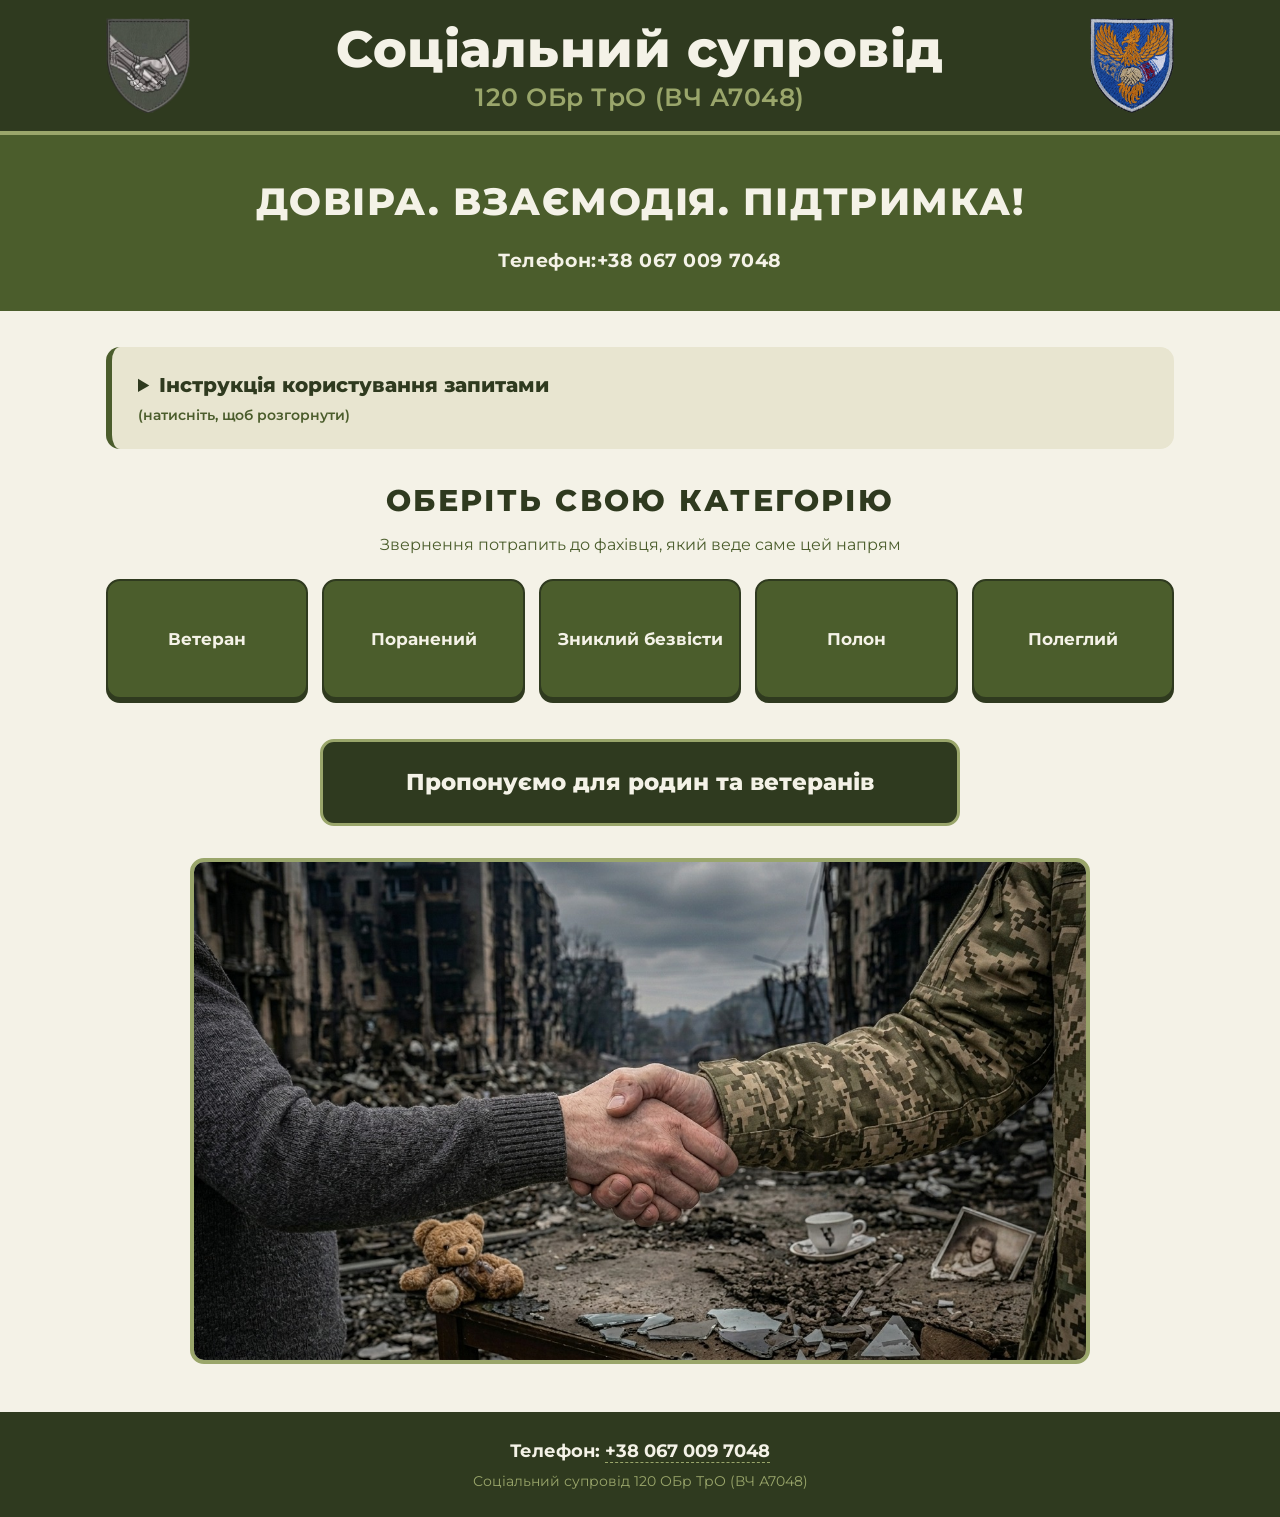
<file: index.html>
<!DOCTYPE html>
<html lang="uk">
<head>
  <meta charset="UTF-8">
  <meta name="viewport" content="width=device-width, initial-scale=1.0">
  <title>Соціальний супровід 120 ОБр ТрО (ВЧ А7048)</title>
  <link rel="preconnect" href="https://fonts.googleapis.com">
  <link rel="preconnect" href="https://fonts.gstatic.com" crossorigin>
  <link href="https://fonts.googleapis.com/css2?family=Montserrat:wght@400;600;700;800&display=swap" rel="stylesheet">
  <link rel="stylesheet" href="style.css">
  <link rel="icon" href="logo_1.png">
</head>
<body>


  <header class="site-header">
    <div class="container">
      <img class="site-logo site-logo-left" src="logo_3.png" alt="Шеврон ЦВС">
      <h1 class="site-title">
        <a href="index.html">
          Соціальний супровід
          <small>120 ОБр ТрО (ВЧ А7048)</small>
        </a>
      </h1>
      <img class="site-logo" src="logo_1.png" alt="Шеврон 120 ОБр ТрО">
    </div>
  </header>

  
   <section class="slogan">
    <p>Довіра. Взаємодія. Підтримка!</p>
    <div style="margin-top:12px; font-size:1.2rem; font-weight:700; color:#f4f2e7; letter-spacing:0.03em;">Телефон:+38 067 009 7048</div>
  </section>

  <main class="container">

<section class="instruction">
      <details>
               <summary style="cursor:pointer; font-size:1.25rem; font-weight:800; color:#2f3a1f;">
          Інструкція користування запитами
          <span style="display:block; margin-top:4px; font-size:0.85rem; font-weight:600; color:#4b5d2c;">(натисніть, щоб розгорнути)</span>
        </summary>

      <p>
        Кожна кнопка нижче відкриває окрему Google-форму. Заповнене звернення автоматично
        надходить до фахівця соціального супроводу, який веде саме цей напрям. Ми опрацюємо
        його та обов'язково зв'яжемося з вами.
      </p>

      <h3>Як заповнити форму</h3>
      <ol class="steps">
        <li>Оберіть категорію, що відповідає ситуації: <b>Ветеран</b>, <b>Поранений</b>,
            <b>Зниклий безвісти</b>, <b>Полон</b> або <b>Полеглий</b>, і натисніть на кнопку.</li>
        <li>У розділі <b>«Дані»</b> заповніть усі поля. Поля, позначені червоною зірочкою
            <b style="color:#b3261e">*</b>, є обов'язковими: без них форму не буде надіслано.</li>
        <li>Дати вводьте у форматі <b>дд.мм.рррр</b> (наприклад, 05.03.1990) або оберіть
            у календарі. Номер телефону вказуйте повністю: <b>+380XXXXXXXXX</b>.</li>
        <li>У розділі <b>«Проблемні питання»</b> поставте позначку біля всіх пунктів, з якими
            потрібна допомога: витяги з наказів, фінансові довідки, Форма 6, Форма додаток 5,
            Форма 55, виплати тощо. Можна обрати кілька.</li>
        <li>Якщо вашого питання немає у списку, оберіть <b>«Інше»</b> і коротко, але конкретно
            опишіть ситуацію в полі <b>«Інше (опис проблеми)»</b>.</li>
        <li>Перевірте дані та натисніть <b>«Надіслати»</b>. Після цього з'явиться повідомлення,
            що відповідь записано. Звернення прийнято.</li>
      </ol>

      <h3>Що підготувати заздалегідь</h3>
      <div class="prepare">
        <div><strong>Ветеран</strong>ПІБ, посада, з якої звільнився, дата звільнення, контактний номер</div>
        <div><strong>Поранений</strong>ПІБ військовослужбовця, повна назва посади, контактний номер</div>
        <div><strong>Зниклий безвісти</strong>ПІБ і дата народження військовослужбовця, ПІБ родича, родинний зв'язок, контактний номер</div>
        <div><strong>Полон</strong>ПІБ і дата народження військовослужбовця, ПІБ родича, родинний зв'язок, контактний номер</div>
        <div><strong>Полеглий</strong>ПІБ, дата народження, дата смерті, батальйон, рота, взвод, ПІБ родича, родинний зв'язок, контактний номер</div>
      </div>

      <p class="note">
        Якщо звертається родич, у полях «ПІБ військовослужбовця» вказуйте дані самого
        військовослужбовця, а у полях «ПІБ родича» та «Контактний номер» свої, щоб ми могли
        з вами зв'язатися.
      </p>
        </div>
      </details>
    </section>

    

    <div class="choose-head">
      <h2>Оберіть свою категорію</h2>
      <p>Звернення потрапить до фахівця, який веде саме цей напрям</p>
    </div>

    
   
       <nav class="categories" aria-label="Категорії звернень">
            <a class="cat-btn" href="https://docs.google.com/forms/d/1ABqLCF50XZjjznamCbXgbPXXxpzQVwfjyM8-q_MpFEI/viewform" target="_blank" rel="noopener">Ветеран</a>
            <a class="cat-btn" href="https://docs.google.com/forms/d/1rnI_tPQnAOKpT1FbKidKWCOPxiSKVve9Me0wAa-Tz9E/viewform" target="_blank" rel="noopener">Поранений</a>
            <a class="cat-btn" href="https://docs.google.com/forms/d/1y8UAkZdxWGOBX8t2_ul3bDFg6dSOy-lHr8fpiE0pZbs/viewform" target="_blank" rel="noopener">Зниклий безвісти</a>
            <a class="cat-btn" href="https://docs.google.com/forms/d/1n3pOh_weeoLjDiLCW67rPingXNoV7GSmDlYsxWL0qVs/viewform" target="_blank" rel="noopener">Полон</a>
           <a class="cat-btn" href="https://docs.google.com/forms/d/1PtRb3EnZbDErsdvEE_6gLIMlsvmN_0lFtn2FyfCdEPk/viewform" target="_blank" rel="noopener">Полеглий</a>
    </nav>

   
    <div class="big-btn-wrap">
      <a class="big-btn" href="offers.html">Пропонуємо для родин та ветеранів</a>
    </div>

    
    <img class="hero-image" src="logo.jpeg" alt="Соціальний супровід 120 ОБр ТрО">

  </main>

 
   <footer class="site-footer">
    <p class="footer-phone">Телефон: <a href="tel:+380670097048">+38 067 009 7048</a></p>
    <p>Соціальний супровід 120 ОБр ТрО (ВЧ А7048)</p>
  </footer>

</body>
</html>
</file>
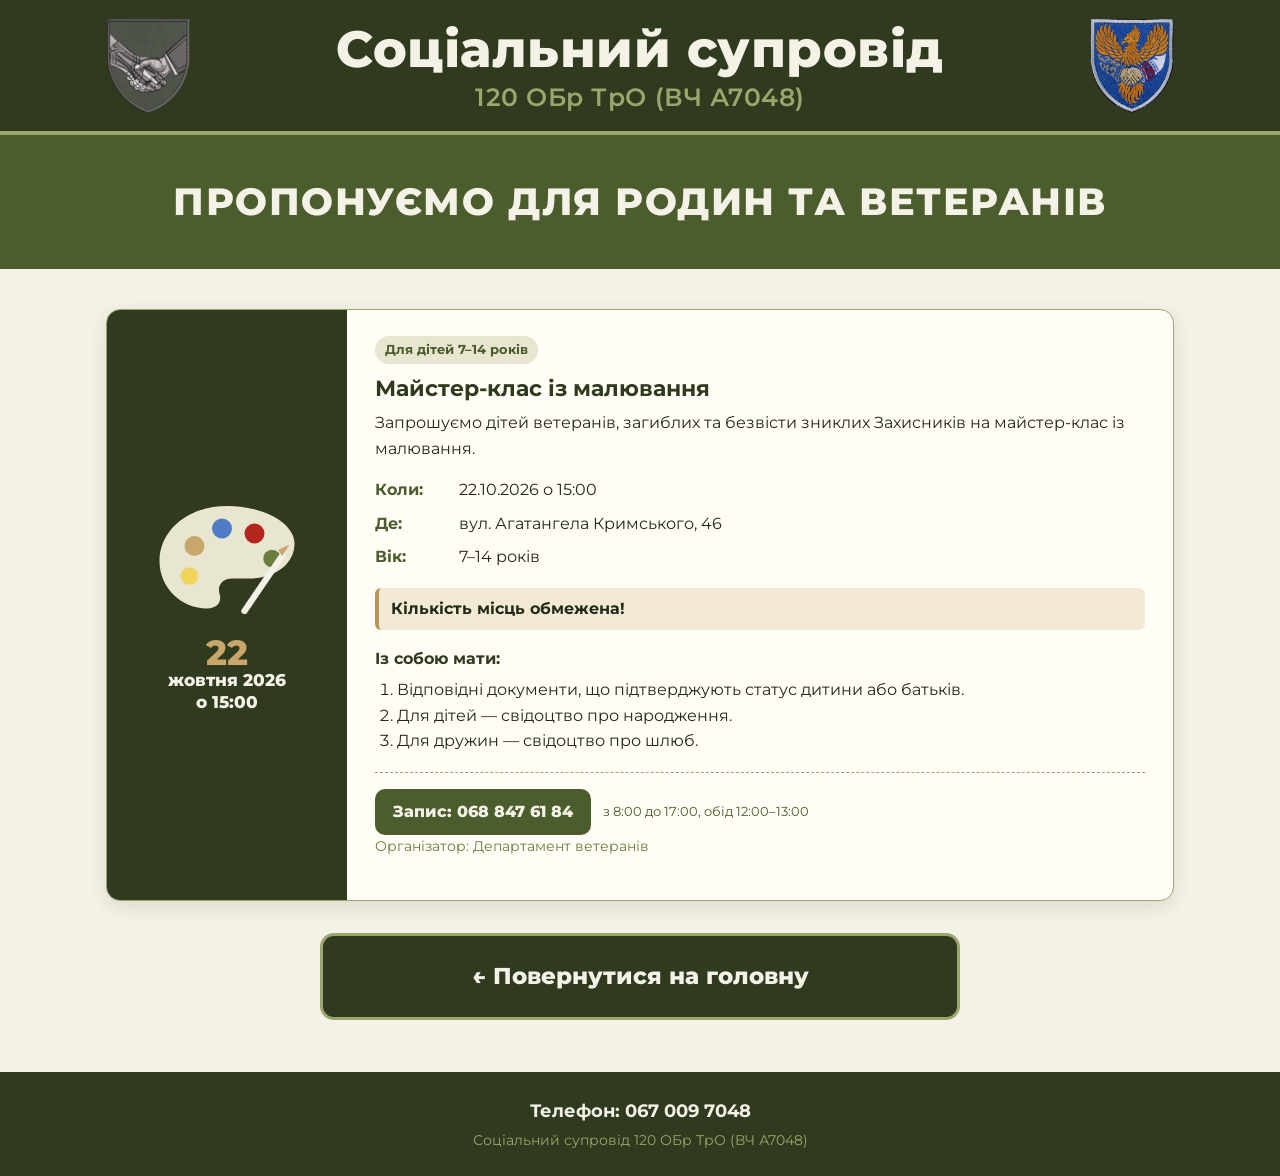
<file: offers.html>
<!DOCTYPE html>
<html lang="uk">
<head>
  <meta charset="UTF-8">
  <meta name="viewport" content="width=device-width, initial-scale=1.0">
  <title>Пропонуємо для родин та ветеранів — Соціальний супровід 120 ОБр ТрО</title>
  <link rel="preconnect" href="https://fonts.googleapis.com">
  <link rel="preconnect" href="https://fonts.gstatic.com" crossorigin>
  <link href="https://fonts.googleapis.com/css2?family=Montserrat:wght@400;600;700;800&display=swap" rel="stylesheet">
  <link rel="stylesheet" href="style.css">
  <link rel="icon" href="logo_1.png">
</head>
<body>

  <header class="site-header">
    <div class="container">
      <img class="site-logo site-logo-left" src="logo_3.png" alt="Шеврон ЦВС">
      <h1 class="site-title">
        <a href="index.html">
          Соціальний супровід
          <small>120 ОБр ТрО (ВЧ А7048)</small>
        </a>
      </h1>
      <img class="site-logo" src="logo_1.png" alt="Шеврон 120 ОБр ТрО">
    </div>
  </header>

  <section class="slogan">
    <p>Пропонуємо для родин та ветеранів</p>
  </section>

  <main class="container" style="padding-top:40px; padding-bottom:20px;">




    <style>
      .offer { display: grid; grid-template-columns: 240px 1fr; overflow: hidden; margin-bottom: 32px; background: #fffdf5; border: 1px solid #9aa66b; border-radius: 14px; box-shadow: 0 6px 18px rgba(47,58,31,.12); }
      .offer-art { background: #2f3a1f; display: flex; flex-direction: column; align-items: center; justify-content: center; gap: 14px; padding: 24px 16px; color: #f4f2e7; text-align: center; }
      .offer-art svg { width: 150px; height: auto; }
      .offer-date { font-weight: 800; font-size: 1.05rem; line-height: 1.3; }
      .offer-date span { display: block; font-size: 2.2rem; line-height: 1; color: #c9a66b; }
      .offer-body { padding: 26px 28px; }
      .offer-tag { display: inline-block; background: #e8e5d0; color: #4b5d2c; font-size: .8rem; font-weight: 700; padding: 4px 10px; border-radius: 20px; margin-bottom: 10px; }
      .offer-body h2 { margin: 0 0 8px; font-size: 1.35rem; color: #2f3a1f; line-height: 1.3; }
      .offer-body > p { margin: 0 0 16px; }
      .offer-facts { list-style: none; margin: 0 0 18px; padding: 0; display: grid; gap: 8px; }
      .offer-facts li { display: flex; gap: 10px; }
      .offer-facts b { min-width: 74px; color: #4b5d2c; }
      .offer-warn { background: #f3ead6; border-left: 4px solid #b8955a; padding: 8px 12px; border-radius: 6px; font-weight: 700; margin-bottom: 16px; }
      .offer-body h3 { margin: 0 0 6px; font-size: 1rem; color: #2f3a1f; }
      .offer-body ol { margin: 0 0 18px; padding-left: 22px; }
      .offer-call { display: flex; flex-wrap: wrap; align-items: center; gap: 12px; padding-top: 16px; border-top: 1px dashed #9aa66b; }
      .offer-call a { display: inline-block; background: #4b5d2c; color: #f4f2e7; text-decoration: none; font-weight: 800; padding: 10px 18px; border-radius: 10px; }
      .offer-call small { color: #4b5d2c; }
      .offer-org { margin-top: 12px; font-size: .9rem; color: #6b7d3f; }
      @media (max-width: 700px) {
        .offer { grid-template-columns: 1fr; }
        .offer-art { flex-direction: row; }
        .offer-art svg { width: 90px; }
        .offer-body { padding: 20px 18px; }
      }
    </style>

    <!-- ===== ПОДІЯ: майстер-клас з малювання ===== -->
    <article class="offer">
      <div class="offer-art">
        <svg viewBox="0 0 120 100" aria-hidden="true">
          <path d="M60 8C28 8 6 28 6 52c0 22 18 38 38 38 9 0 12-6 10-12-2-7 3-12 10-12h14c18 0 36-10 36-28C114 22 90 8 60 8z" fill="#e8e5d0"/>
          <circle cx="34" cy="40" r="8" fill="#c9a66b"/>
          <circle cx="56" cy="26" r="8" fill="#4f7cc4"/>
          <circle cx="82" cy="30" r="8" fill="#b3261e"/>
          <circle cx="96" cy="50" r="7" fill="#6b7d3f"/>
          <circle cx="30" cy="64" r="7" fill="#f2d45c"/>
          <path d="M74 92l30-44" stroke="#f4f2e7" stroke-width="5" stroke-linecap="round"/>
          <path d="M104 48l6-9-9 4z" fill="#c9a66b"/>
        </svg>
        <div class="offer-date"><span>22</span>жовтня 2026<br>о 15:00</div>
      </div>

      <div class="offer-body">
        <span class="offer-tag">Для дітей 7–14 років</span>
        <h2>Майстер-клас із малювання</h2>
        <p>Запрошуємо дітей ветеранів, загиблих та безвісти зниклих Захисників на майстер-клас із малювання.</p>

        <ul class="offer-facts">
          <li><b>Коли:</b> 22.10.2026 о 15:00</li>
          <li><b>Де:</b> вул. Агатангела Кримського, 46</li>
          <li><b>Вік:</b> 7–14 років</li>
        </ul>

        <div class="offer-warn">Кількість місць обмежена!</div>

        <h3>Із собою мати:</h3>
        <ol>
          <li>Відповідні документи, що підтверджують статус дитини або батьків.</li>
          <li>Для дітей — свідоцтво про народження.</li>
          <li>Для дружин — свідоцтво про шлюб.</li>
        </ol>

        <div class="offer-call">
          <a href="tel:+380688476184">Запис: 068 847 61 84</a>
          <small>з 8:00 до 17:00, обід 12:00–13:00</small>
        </div>
        <p class="offer-org">Організатор: Департамент ветеранів</p>
      </div>
    </article>
    <!-- ===== КІНЕЦЬ ПОДІЇ ===== -->


    

    <div class="big-btn-wrap">
      <a class="big-btn" href="index.html">← Повернутися на головну</a>
    </div>

  </main>

  <footer class="site-footer">
    <p class="footer-phone" style="font-size:1.15rem; font-weight:700; color:#f4f2e7; margin:4px 0;">Телефон: 067 009 7048</p>
    <p style="margin:4px 0;">Соціальний супровід 120 ОБр ТрО (ВЧ А7048)</p>
  </footer>

</body>
</html>
</file>
<file: style.css>
:root {
  --olive-dark:  #2f3a1f;   /* найтемніший оливковий: шапка, підвал */
  --olive:       #4b5d2c;   /* основний оливковий: кнопки */
  --olive-mid:   #6b7d3f;   /* наведення на кнопки */
  --khaki:       #9aa66b;   /* акценти, рамки */
  --sand:        #e8e5d0;   /* світлі блоки */
  --bg:          #f4f2e7;   /* фон сторінки */
  --text:        #232a17;   /* основний текст */
  --text-light:  #f4f2e7;   /* текст на темному */
  --radius:      14px;
  --max-width:   1100px;
}

* { box-sizing: border-box; }

body {
  margin: 0;
  font-family: "Montserrat", Arial, sans-serif;
  background: var(--bg);
  color: var(--text);
  line-height: 1.6;
}

.container {
  max-width: var(--max-width);
  margin: 0 auto;
  padding: 0 16px;
}

/* ---------- Шапка ---------- */
.site-header {
  background: var(--olive-dark);
  color: var(--text-light);
  border-bottom: 4px solid var(--khaki);
}

/* три колонки: порожня | напис по центру | шеврон праворуч */
.site-header .container {
  display: grid;
  grid-template-columns: 84px 1fr 84px;
  align-items: center;
  gap: 16px;
  padding-top: 18px;
  padding-bottom: 18px;
}

.site-title {
  grid-column: 2;
  text-align: center;
  margin: 0;
  font-size: clamp(1.9rem, 5.5vw, 3.2rem);
  font-weight: 800;
  line-height: 1.15;
  letter-spacing: 0.01em;
}

.site-title small {
  display: block;
  margin-top: 4px;
  font-size: 0.48em;
  font-weight: 600;
  color: var(--khaki);
}

.site-logo {
  grid-column: 3;
  justify-self: end;
  width: 84px;
  height: auto;
}

.site-header a { color: inherit; text-decoration: none; }

/* ---------- Блок з лозунгом ---------- */
.slogan {
  background: var(--olive);
  color: var(--text-light);
  text-align: center;
  padding: 36px 16px;
}

.slogan p {
  margin: 0;
  font-size: clamp(1.4rem, 4vw, 2.4rem);
  font-weight: 800;
  letter-spacing: 0.04em;
  text-transform: uppercase;
}

/* ---------- Інструкція ---------- */
.instruction {
  background: var(--sand);
  border-left: 6px solid var(--olive);
  border-radius: var(--radius);
  padding: 22px 26px;
  margin: 36px auto 28px;
  font-size: 1.05rem;
}

.instruction h2 {
  margin: 0 0 8px;
  font-size: 1.25rem;
  color: var(--olive-dark);
}

.instruction p { margin: 0 0 12px; }

.instruction h3 {
  margin: 22px 0 8px;
  font-size: 1.08rem;
  color: var(--olive-dark);
}

/* нумеровані кроки */
.steps {
  margin: 0;
  padding: 0;
  list-style: none;
  counter-reset: step;
}

.steps li {
  position: relative;
  padding: 6px 0 6px 46px;
  counter-increment: step;
}

.steps li::before {
  content: counter(step);
  position: absolute;
  left: 0;
  top: 4px;
  width: 32px;
  height: 32px;
  display: grid;
  place-items: center;
  border-radius: 50%;
  background: var(--olive);
  color: var(--text-light);
  font-weight: 800;
  font-size: 0.95rem;
}

/* що підготувати для кожної категорії */
.prepare {
  display: grid;
  grid-template-columns: repeat(auto-fit, minmax(190px, 1fr));
  gap: 12px;
  margin-top: 4px;
}

.prepare div {
  background: var(--bg);
  border: 1px solid var(--khaki);
  border-radius: 10px;
  padding: 12px 14px;
  font-size: 0.95rem;
}

.prepare strong {
  display: block;
  margin-bottom: 4px;
  color: var(--olive);
}

.note {
  margin-top: 18px !important;
  padding: 12px 14px;
  background: var(--bg);
  border-radius: 10px;
  font-size: 0.95rem;
}


.categories {
  display: flex;
  flex-wrap: wrap;           
  gap: 14px;
  justify-content: center;
  margin-bottom: 40px;
}

.cat-btn {
  flex: 1 1 170px;
  max-width: 210px;
  display: flex;
  flex-direction: column;
  align-items: center;
  justify-content: center;
  gap: 10px;
  min-height: 120px;
  padding: 18px 12px;
  background: var(--olive);
  color: var(--text-light);
  text-decoration: none;
  font-weight: 700;
  font-size: 1.05rem;
  text-align: center;
  border-radius: var(--radius);
  border: 2px solid var(--olive-dark);
  box-shadow: 0 4px 0 var(--olive-dark);
  transition: transform .15s, background .15s, box-shadow .15s;
}

.cat-btn svg { width: 34px; height: 34px; }

.cat-btn:hover,
.cat-btn:focus-visible {
  background: var(--olive-mid);
  transform: translateY(-3px);
  box-shadow: 0 7px 0 var(--olive-dark);
  outline: none;
}

.cat-btn:active {
  transform: translateY(2px);
  box-shadow: 0 2px 0 var(--olive-dark);
}

/* ---------- Велика кнопка ---------- */
.big-btn-wrap { text-align: center; margin-bottom: 32px; }

.big-btn {
  display: inline-block;
  width: 100%;
  max-width: 640px;
  padding: 22px 28px;
  background: var(--olive-dark);
  color: var(--text-light);
  font-size: clamp(1.1rem, 2.6vw, 1.45rem);
  font-weight: 800;
  text-decoration: none;
  border-radius: var(--radius);
  border: 3px solid var(--khaki);
  transition: background .15s, transform .15s;
}

.big-btn:hover,
.big-btn:focus-visible {
  background: var(--olive);
  transform: translateY(-2px);
  outline: none;
}


.hero-image {
  display: block;
  width: 100%;
  max-width: 900px;
  height: auto;
  margin: 0 auto 48px;
  border-radius: var(--radius);
  border: 4px solid var(--khaki);
}


.site-footer {
  background: var(--olive-dark);
  color: var(--khaki);
  text-align: center;
  padding: 20px 16px;
  font-size: 0.9rem;
}


@media (max-width: 600px) {
  .site-header .container { grid-template-columns: 48px 1fr 48px; gap: 8px; }
  .site-logo { width: 48px; }
  .cat-btn { flex-basis: 140px; min-height: 100px; font-size: 0.98rem; }
  .instruction { padding: 18px; }
}

.choose-head { text-align: center; margin: 8px 0 22px; }


.site-footer p { margin: 4px 0; }
.footer-phone { font-size: 1.15rem; font-weight: 700; color: var(--text-light); }
.footer-phone a { color: var(--text-light); text-decoration: none; border-bottom: 1px dashed var(--khaki); }
.footer-phone a:hover { color: var(--khaki); }
.choose-head h2 { margin: 0 0 6px; font-size: clamp(1.4rem, 3.5vw, 1.9rem); font-weight: 800; letter-spacing: 0.08em; text-transform: uppercase; color: var(--olive-dark); }
.choose-head p { margin: 0; font-size: 1rem; color: var(--olive); }
.site-logo-left { grid-column: 1; grid-row: 1; justify-self: start; }
.site-title { grid-row: 1; }
.site-header .site-logo:not(.site-logo-left) { grid-row: 1; }
</file>
